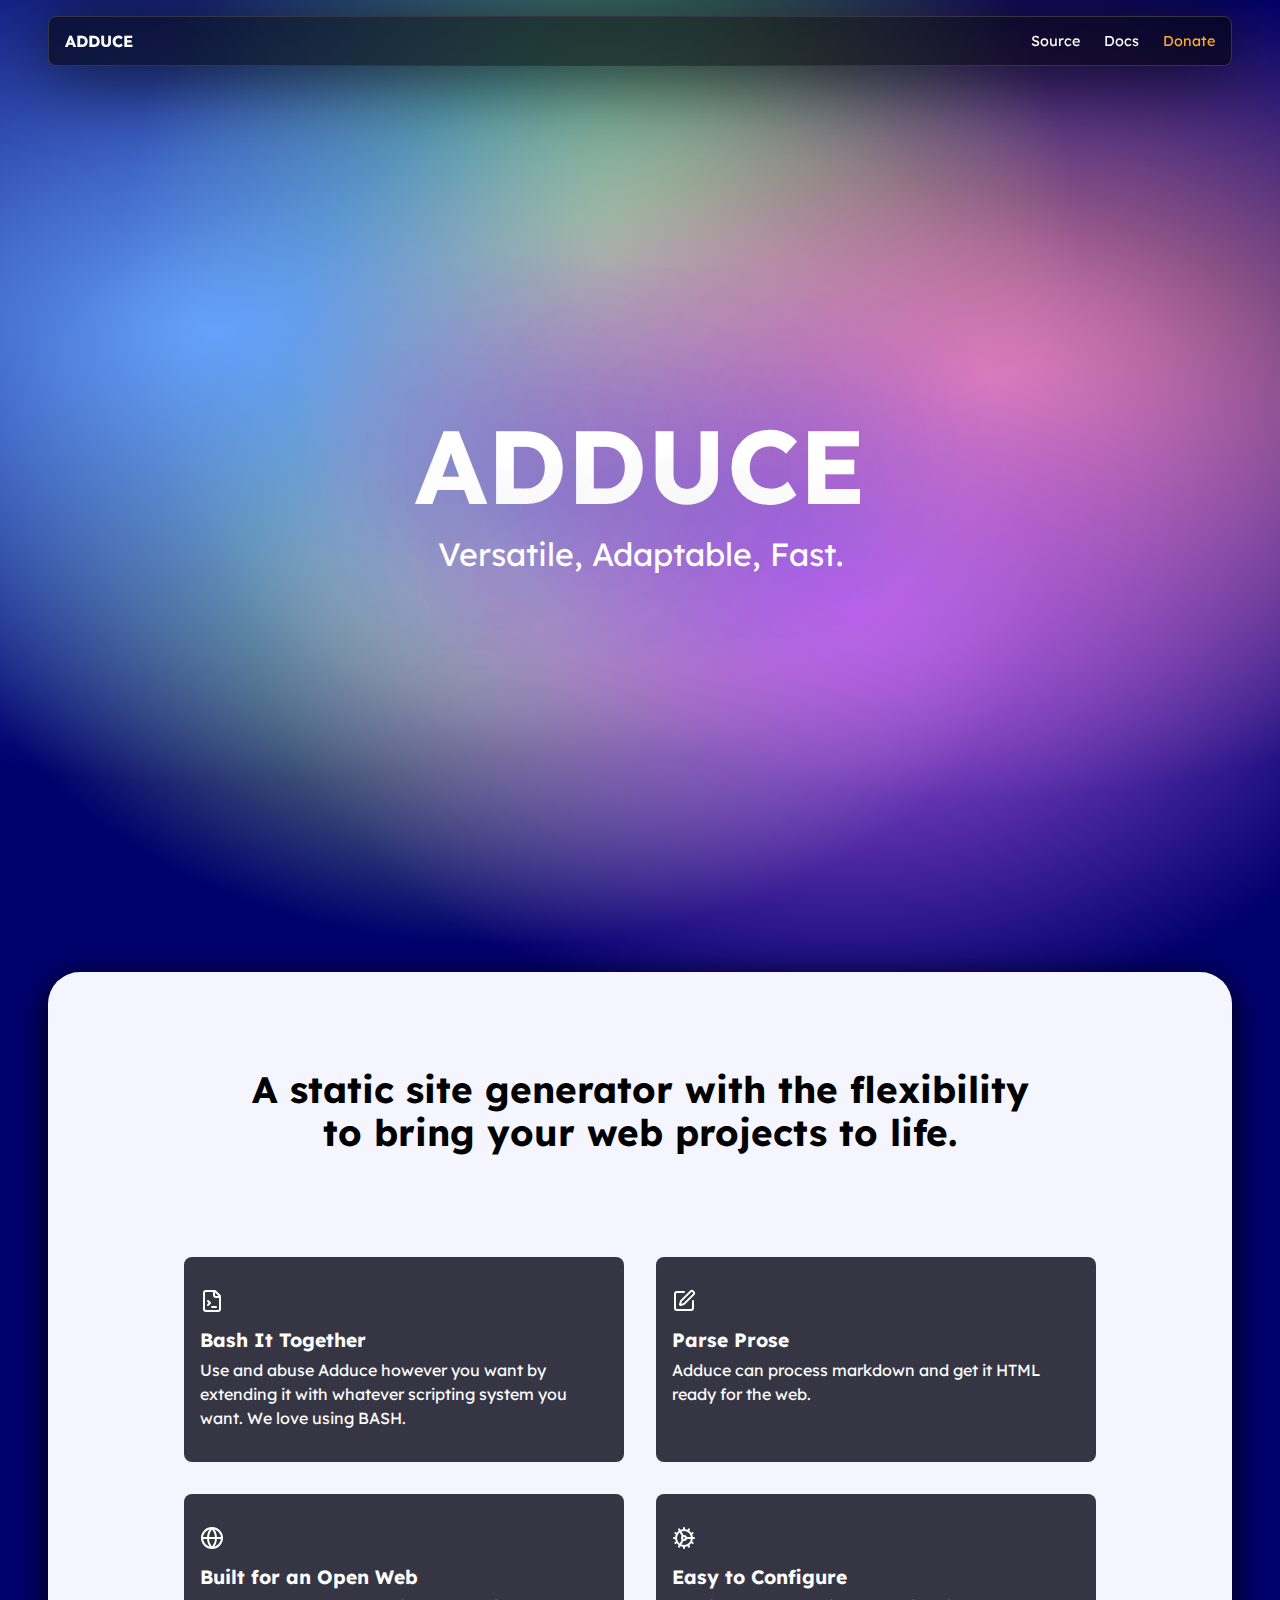
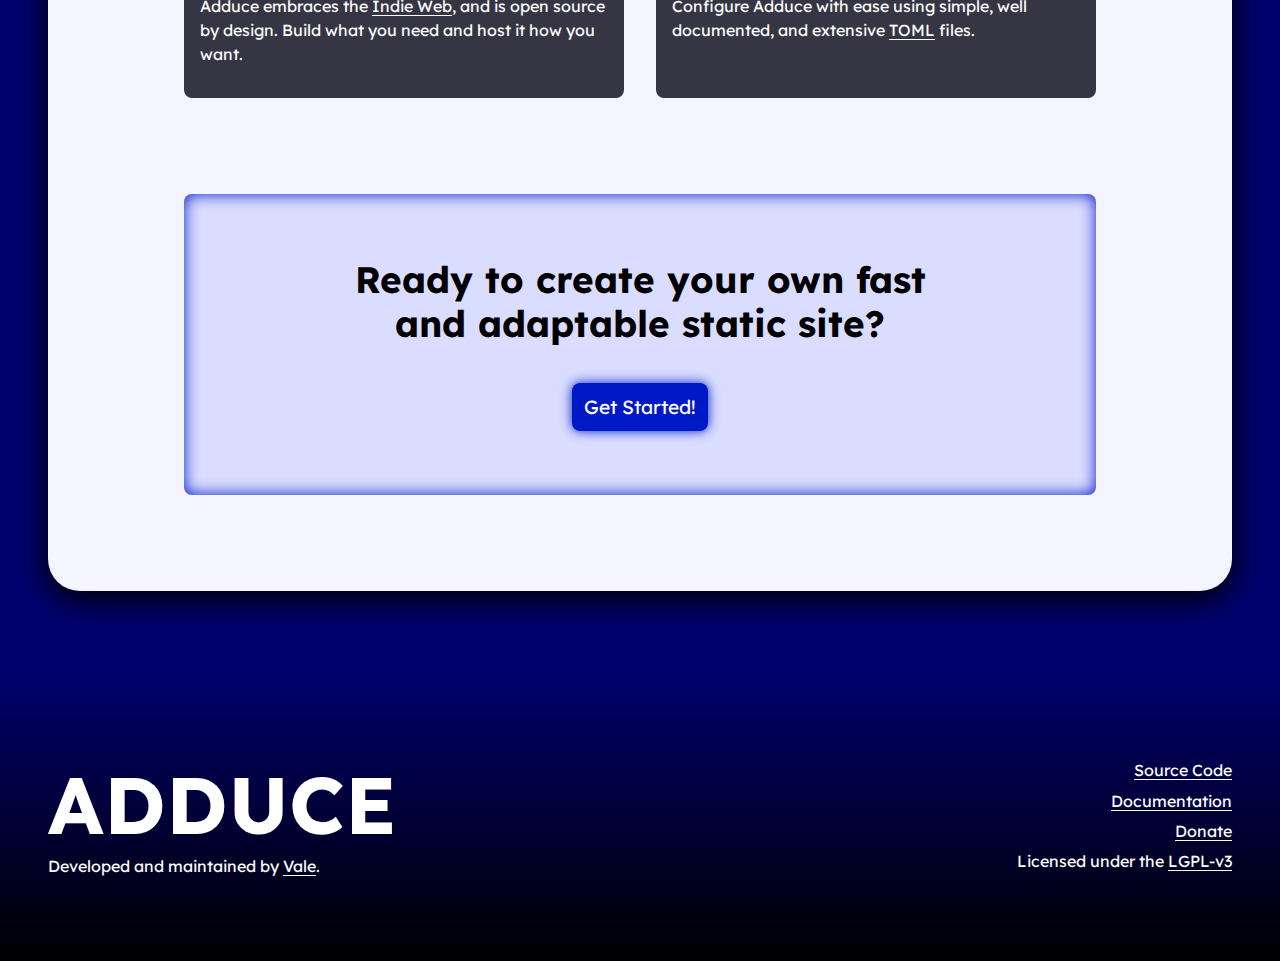
<file: index.html>
<!doctype html>
<html lang="en">
	<head>
		<meta charset="utf-8">
		<meta name="viewport" content="width=device-width, initial-scale=1">

		<title>Adduce</title>
		<meta property="og:title" content="Adduce">

		<meta name="description" content="Adduce is a flexible static site generator that empowers developers to build fast, adaptable websites using markdown processing, TOML configuration, and your choice of scripting. Open-source and IndieWeb-friendly.">
		<meta property="og:description" content="Versatile, adaptable, and fast static site generator written in Rust.">

		<link rel="icon" type="image/svg+xml" href="/assets/favicons/favicon.svg">
		<link rel="icon" type="image/png" sizes="16x16" href="/assets/favicons/favicon_x16.png">
		<link rel="icon" type="image/png" sizes="32x32" href="/assets/favicons/favicon_x32.png">
		<link rel="icon" type="image/png" sizes="48x48" href="/assets/favicons/favicon_x48.png">
		<link rel="icon" type="image/png" sizes="64x64" href="/assets/favicons/favicon_x64.png">
		<link rel="icon" type="image/png" sizes="152x152" href="/assets/favicons/favicon_x152.png">
		<link rel="icon" type="image/png" sizes="192x192" href="/assets/favicons/favicon_x192.png">
		<link rel="icon" type="image/png" sizes="512x512" href="/assets/favicons/favicon_x512.png">

		<link rel="apple-touch-icon" sizes="152x152" href="/assets/favicons/favicon_x152.png">
		<link rel="apple-touch-icon" sizes="192x192" href="/assets/favicons/favicon_x192.png">
		<link rel="apple-touch-icon" sizes="512x512" href="/assets/favicons/favicon_x512.png">

		<meta property="og:image" content="/assets/og_image.png">
		<meta property="og:image:type" content="image/png">
		<meta property="og:image:width" content="1000">
		<meta property="og:image:height" content="495">
		<meta property="og:image:alt" content="The text 'Adduce – Versatile, Adaptable, Fast' on a mesh gradient background.">

		<meta property="og:site_name" content="Adduce">
		<meta property="og:locale" content="en_AU">
		<meta property="og:site" content="Adduce">
		<meta property="og:type" content="website">

		<meta name="color-scheme" content="light dark">
		<meta name="theme-color" content="oklch(38.8% 0.25 264)">

		<meta name="author" content="Declan Chidlow">
		<meta name="creator" content="vale.rocks">
		<meta name="contact" content="https://vale.rocks/contact">

		<link rel="preload" href="/assets/typefaces/Lexend/Lexend-VariableFont_wght.woff2" as="font" type="font/woff2" crossorigin>

		<link rel="stylesheet" href="/assets/styles/base/reset.css">
		<link rel="stylesheet" href="/assets/styles/base/body.css">
		<link rel="stylesheet" href="/assets/styles/base/type.css">
		<link rel="stylesheet" href="/assets/styles/components/footer.css">
		<link rel="stylesheet" href="/assets/styles/components/navbar.css">
		<link rel="stylesheet" href="/assets/styles/components/input.css">

		<link rel="search" type="application/opensearchdescription+xml" title="Adduce" href="https://adduce.vale.rocks/opensearch.xml">
	<link rel="stylesheet" href="/assets/styles/pages/index.css">
</head>

<body>
<header id="navbar">
	<a class="skip-link" href="#main">Skip to content</a>
	<a href="/" id="navlanding">Adduce</a>
	<nav>
		<ul>
			<li><a href="https://github.com/DeclanChidlow/Adduce">Source</a></li>
			<li><a href="https://github.com/DeclanChidlow/Adduce/wiki">Docs</a></li>
			<li class="donate"><a href="https://vale.rocks/support">Donate</a></li>
		</ul>
	</nav>
</header>

<main id="main">
<div class="hero">
	<h1>Adduce</h1>
	<p>Versatile, Adaptable, Fast.</p>
</div>

<div class="landing-body-outer">
	<div class="landing-body-inner">
		<section class="description">
			<h2>A static site generator with the flexibility to bring your web projects to life.</h2>
		</section>

		<div class="cards">
			<section class="card">
				<svg xmlns="http://www.w3.org/2000/svg" aria-hidden="true"  width="24" height="24" viewBox="0 0 24 24" fill="none" stroke="currentColor" stroke-width="2" stroke-linecap="round" stroke-linejoin="round" class="lucide lucide-file-terminal"><path d="M15 2H6a2 2 0 0 0-2 2v16a2 2 0 0 0 2 2h12a2 2 0 0 0 2-2V7Z"/><path d="M14 2v4a2 2 0 0 0 2 2h4"/><path d="m8 16 2-2-2-2"/><path d="M12 18h4"/></svg>
				<h2>Bash It Together</h2>
				<p>Use and abuse Adduce however you want by extending it with whatever scripting system you want. We love using BASH.</p>
			</section>

			<section class="card">
				<svg xmlns="http://www.w3.org/2000/svg" aria-hidden="true"  width="24" height="24" viewBox="0 0 24 24" fill="none" stroke="currentColor" stroke-width="2" stroke-linecap="round" stroke-linejoin="round" class="lucide lucide-square-pen"><path d="M12 3H5a2 2 0 0 0-2 2v14a2 2 0 0 0 2 2h14a2 2 0 0 0 2-2v-7"/><path d="M18.375 2.625a1 1 0 0 1 3 3l-9.013 9.014a2 2 0 0 1-.853.505l-2.873.84a.5.5 0 0 1-.62-.62l.84-2.873a2 2 0 0 1 .506-.852z"/></svg>
				<h2>Parse Prose</h2>
				<p>Adduce can process markdown and get it HTML ready for the web.</p>
			</section>

			<section class="card">
				<svg xmlns="http://www.w3.org/2000/svg" aria-hidden="true" width="24" height="24" viewBox="0 0 24 24" fill="none" stroke="currentColor" stroke-width="2" stroke-linecap="round" stroke-linejoin="round" class="lucide lucide-globe"><circle cx="12" cy="12" r="10"/><path d="M12 2a14.5 14.5 0 0 0 0 20 14.5 14.5 0 0 0 0-20"/><path d="M2 12h20"/></svg>
				<h2>Built for an Open Web</h2>
				<p>Adduce embraces the <a href="https://indieweb.org">Indie Web</a>, and is open source by design. Build what you need and host it how you want.</p>
			</section>

			<section class="card">
				<svg xmlns="http://www.w3.org/2000/svg" aria-hidden="true" width="24" height="24" viewBox="0 0 24 24" fill="none" stroke="currentColor" stroke-width="2" stroke-linecap="round" stroke-linejoin="round" class="lucide lucide-cog"><path d="M12 20a8 8 0 1 0 0-16 8 8 0 0 0 0 16Z"/><path d="M12 14a2 2 0 1 0 0-4 2 2 0 0 0 0 4Z"/><path d="M12 2v2"/><path d="M12 22v-2"/><path d="m17 20.66-1-1.73"/><path d="M11 10.27 7 3.34"/><path d="m20.66 17-1.73-1"/><path d="m3.34 7 1.73 1"/><path d="M14 12h8"/><path d="M2 12h2"/><path d="m20.66 7-1.73 1"/><path d="m3.34 17 1.73-1"/><path d="m17 3.34-1 1.73"/><path d="m11 13.73-4 6.93"/></svg>
				<h2>Easy to Configure</h2>
				<p>Configure Adduce with ease using simple, well documented, and extensive <a href="https://toml.io">TOML</a> files.</p>
			</section>
		</div>

		<section class="cta">
			<h2>Ready to create your own fast and adaptable static site?</h2>
			<a href="https://github.com/DeclanChidlow/Adduce/wiki" class="button">Get Started!</a>
		</section>
	</div>
</div>
		</main>

		<footer>
			<div>
				<h2>Adduce</h2>
				<p>Developed and maintained by <a href="https://vale.rocks">Vale</a>.</p>
			</div>
			<ul>
				<li><a href="https://github.com/DeclanChidlow/Adduce">Source Code</a></li>
				<li><a href="https://github.com/DeclanChidlow/Adduce/wiki">Documentation</a></li>
				<li><a href="https://vale.rocks/support">Donate</a></li>
				<li><p>Licensed under the <a href="https://github.com/DeclanChidlow/Adduce-Site/blob/main/COPYING.LESSER">LGPL-v3</a></p></li>
			</ul>
		</footer>
	</body>
</html>
</file>
<file: assets/styles/base/body.css>
html {
	scroll-padding-top: 3.5rem;
}

:root {
	color-scheme: light dark;

	--black: oklch(0% 0 0);
	--white: oklch(100% 0 0);

	--grey: oklch(33.6% 0.026 288);

	--light_blue: oklch(97.2% 0.013 282);
	--blue: oklch(90.6% 0.047 281);
	--dark_blue: oklch(38.8% 0.25 264);
}

body {
	display: flex;
	flex-direction: column;
	margin: 0 3rem;
	color: var(--white);
	background: #00006d;
	transition: 0.25s;

	@media (max-width: 45rem) {
		margin: 0 0.8rem;
	}
}

main {
	margin: 5rem 0;
	flex-grow: 1;
}
</file>
<file: assets/styles/base/type.css>
@font-face {
	font-family: "Lexend";
	src: url("/assets/typefaces/Lexend/Lexend-VariableFont_wght.woff2");
}

body {
	font-family: "Lexend", sans-serif;
}

h1,
h2,
h3,
h4,
h5,
h6 {
	text-wrap: balance;
	font-weight: 700;
	margin-bottom: 0.4rem;
}

h1 {
	font-size: 3rem;
	line-height: 3.2rem;
}

h2 {
	font-size: 2rem;
	line-height: 2.2rem;
}

h3 {
	font-size: 1.8rem;
	line-height: 2rem;
}

h4 {
	font-size: 1rem;
	line-height: 1.2rem;
}

h5 {
	font-size: 0.8rem;
	line-height: 1rem;
}

h6 {
	font-size: 0.6rem;
	line-height: 0.8rem;
}

a {
	color: inherit;
	text-underline-offset: 3px;
	text-decoration-thickness: 1px;
	word-break: break-word;
}

li {
	list-style-position: inside;
	line-height: 1.4rem;
	margin-bottom: 0.3rem;
}
</file>
<file: assets/styles/components/footer.css>
footer {
	display: flex;
	align-items: center;
	position: relative;
	padding: 5rem 3rem;
	background: linear-gradient(transparent, var(--black));
	margin: 0 -3rem;

	div {
		flex: 1;
	}

	h2 {
		font-size: 5rem;
		line-height: initial;
		text-transform: uppercase;
		font-weight: 700;
		margin: 0;
	}

	a {
		color: inherit;
	}

	ul {
		list-style: none;
		text-align: right;

		li,
		p {
			margin: 0.5rem 0;
		}
	}
}

@media (max-width: 45rem) {
	footer {
		padding: 4rem 0.8rem;
		flex-direction: column-reverse;
		margin: 0 -0.8rem;

		div,
		ul {
			text-align: center;
		}
	}
}
</file>
<file: assets/styles/components/navbar.css>
header#navbar {
	position: fixed;
	display: flex;
	justify-content: space-between;
	top: 0;
	left: 0;
	padding: 0.25rem;
	margin: 1rem 3rem;
	background: light-dark(rgba(0, 0, 0, 0.6), rgba(1, 1, 1, 0.6));
	backdrop-filter: blur(1rem);
	box-shadow: 0 0 5rem var(--black);
	border: 1px solid var(--grey);
	border-radius: 0.5rem;
	width: calc(100% - 6rem);
	z-index: 1000;

	@media (min-width: 45rem) {
		animation: dock linear both;
		animation-timeline: scroll();
		animation-range: 0vh 30vh;
	}

	@media (max-width: 45rem) {
		margin: 0.5rem 0.8rem;
		width: calc(100% - 1.6rem);
	}

	a {
		color: inherit;
		text-decoration: none;
		padding: 0.5rem 0.75rem;
		border-radius: 0.25rem;

		&:hover {
			background: var(--grey);
		}

		&#navlanding {
			font-weight: bold;
			text-transform: uppercase;
		}
	}

	nav {
		align-content: center;

		ul {
			display: flex;
			flex-wrap: wrap;
			list-style: none;

			li {
				margin: 0;
				font-size: 0.9rem;
			}
		}
	}

	.donate {
		color: oklch(80.8% 0.165 73.5);
	}

	.skip-link {
		position: absolute;
		top: 0;
		left: 1rem;
		padding: 0.5rem;
		background: var(--grey);
		border-radius: 0.5rem;
		transform: translateY(calc(-100% - 2rem));
		transition: transform 150ms;

		&:focus {
			transform: translateY(0.5rem);
		}
	}
}

@keyframes dock {
	to {
		width: 100%;
		padding: 0.5rem 1rem;
		inset: 0 0 auto 0;
		margin: 0;
		border-radius: 0;
		border-width: 0 0 1px 0;
		background: light-dark(rgba(0, 0, 0, 0.7), rgba(1, 1, 1, 0.7));
	}
}
</file>
<file: assets/styles/components/input.css>
.button {
	display: inline-block;
	border-radius: 0.5rem;
	padding: 0.75rem;
	color: light-dark(var(--white), var(--black));
	background: light-dark(var(--dark_blue), var(--white));
	text-decoration: none;
	box-shadow: 0 0 0.75rem light-dark(var(--dark_blue), var(--blue));
	user-select: none;
	transition: transform 0.25s;

	&:hover,
	&:focus {
		transform: scale(1.05);
	}
}

:focus {
	outline-offset: 0.25rem;
}
</file>
<file: assets/styles/pages/index.css>
main {
	margin-top: 0;
}

.hero {
	display: flex;
	flex-direction: column;
	height: calc(100vh + 4.5rem);
	align-items: center;
	justify-content: center;
	color: var(--white);
	background-image: radial-gradient(at 66% 62%, hsla(279, 81%, 66%, 1) 0px, transparent 50%), radial-gradient(at 77% 39%, hsla(352, 74%, 74%, 1) 0px, transparent 50%),
		radial-gradient(at 17% 34%, hsla(216, 95%, 69%, 1) 0px, transparent 50%), radial-gradient(at 39% 57%, hsla(95, 70%, 72%, 1) 0px, transparent 50%),
		radial-gradient(at 47% 27%, hsla(108, 97%, 70%, 1) 0px, transparent 50%);
	margin: 0 -3rem;
	padding: 0 3rem;
	text-align: center;

	h1 {
		font-size: 6.5rem;
		font-size: clamp(3rem, 4rem + 3.5vw, 6.5rem);
		text-transform: uppercase;
		line-height: initial;
		text-shadow: 0 0 10rem var(--dark_blue);
	}

	p {
		font-size: 2rem;
		font-size: clamp(1rem, 1rem + 3.5vw, 2rem);
		line-height: 2.2rem;
		text-shadow: 0 0 10rem var(--dark_blue);
	}

	@media (max-width: 45rem) {
		margin: 0 -0.8rem;
		padding: 0 0.8rem;
	}
}

.landing-body-outer {
	background: light-dark(var(--light_blue), oklch(from var(--black) l c h / 0.8));
	color: light-dark(var(--black), var(--white));
	border-radius: 2rem;
	box-shadow: 0 0.5rem 2rem var(--black);
}

.landing-body-inner {
	display: flex;
	flex-direction: column;
	gap: 6rem;
	margin: 0 auto;
	max-width: 65rem;
	padding: 6rem 4rem;
	align-items: center;
	text-align: center;

	@media (max-width: 45rem) {
		padding: 6rem 2rem;
	}

	h2 {
		font-size: 2.3rem;
		line-height: 2.7rem;
	}

	.cards {
		display: grid;
		grid-template-columns: repeat(2, 1fr);
		gap: 2rem;
		text-align: initial;

		@media (max-width: 50rem) {
			max-width: 50rem;
			grid-template-columns: repeat(1, 1fr);
		}
	}

	.card {
		padding: 2rem 1rem;
		background: var(--grey);
		border-radius: 0.5rem;
		color: var(--white);

		svg {
			margin-bottom: 1rem;
		}

		h2 {
			font-size: 1.2rem;
			line-height: 1.4rem;
		}
	}

	.description h2 {
		text-wrap: initial;
		padding: 0 4rem;

		@media (max-width: 50rem) {
			padding: 0;
		}
	}

	.cta {
		background: light-dark(var(--blue), var(--dark_blue));
		border-radius: 0.5rem;
		padding: 4rem 2rem;
		box-shadow: inset 0 0 1rem light-dark(var(--dark_blue), var(--blue));
		text-align: center;

		a {
			margin-top: 2rem;
			font-size: 1.2rem;
		}
	}
}
</file>
